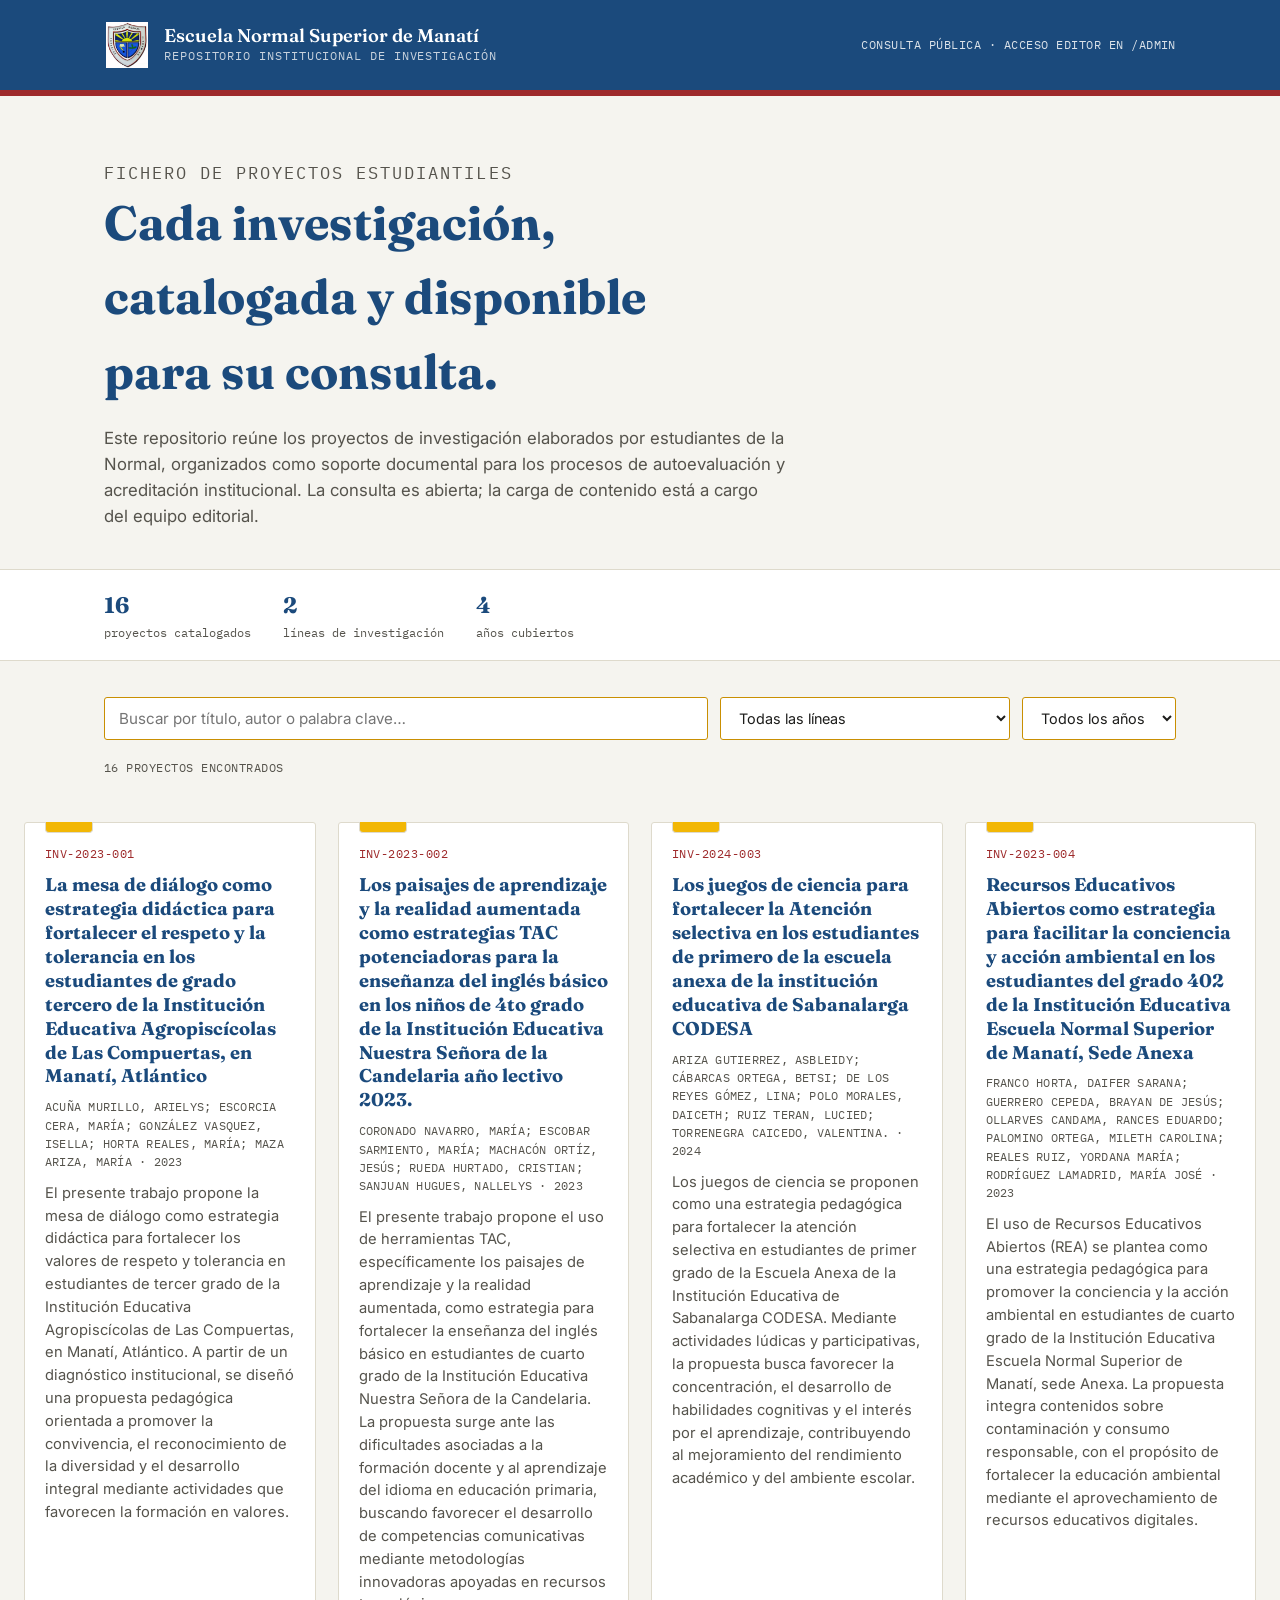
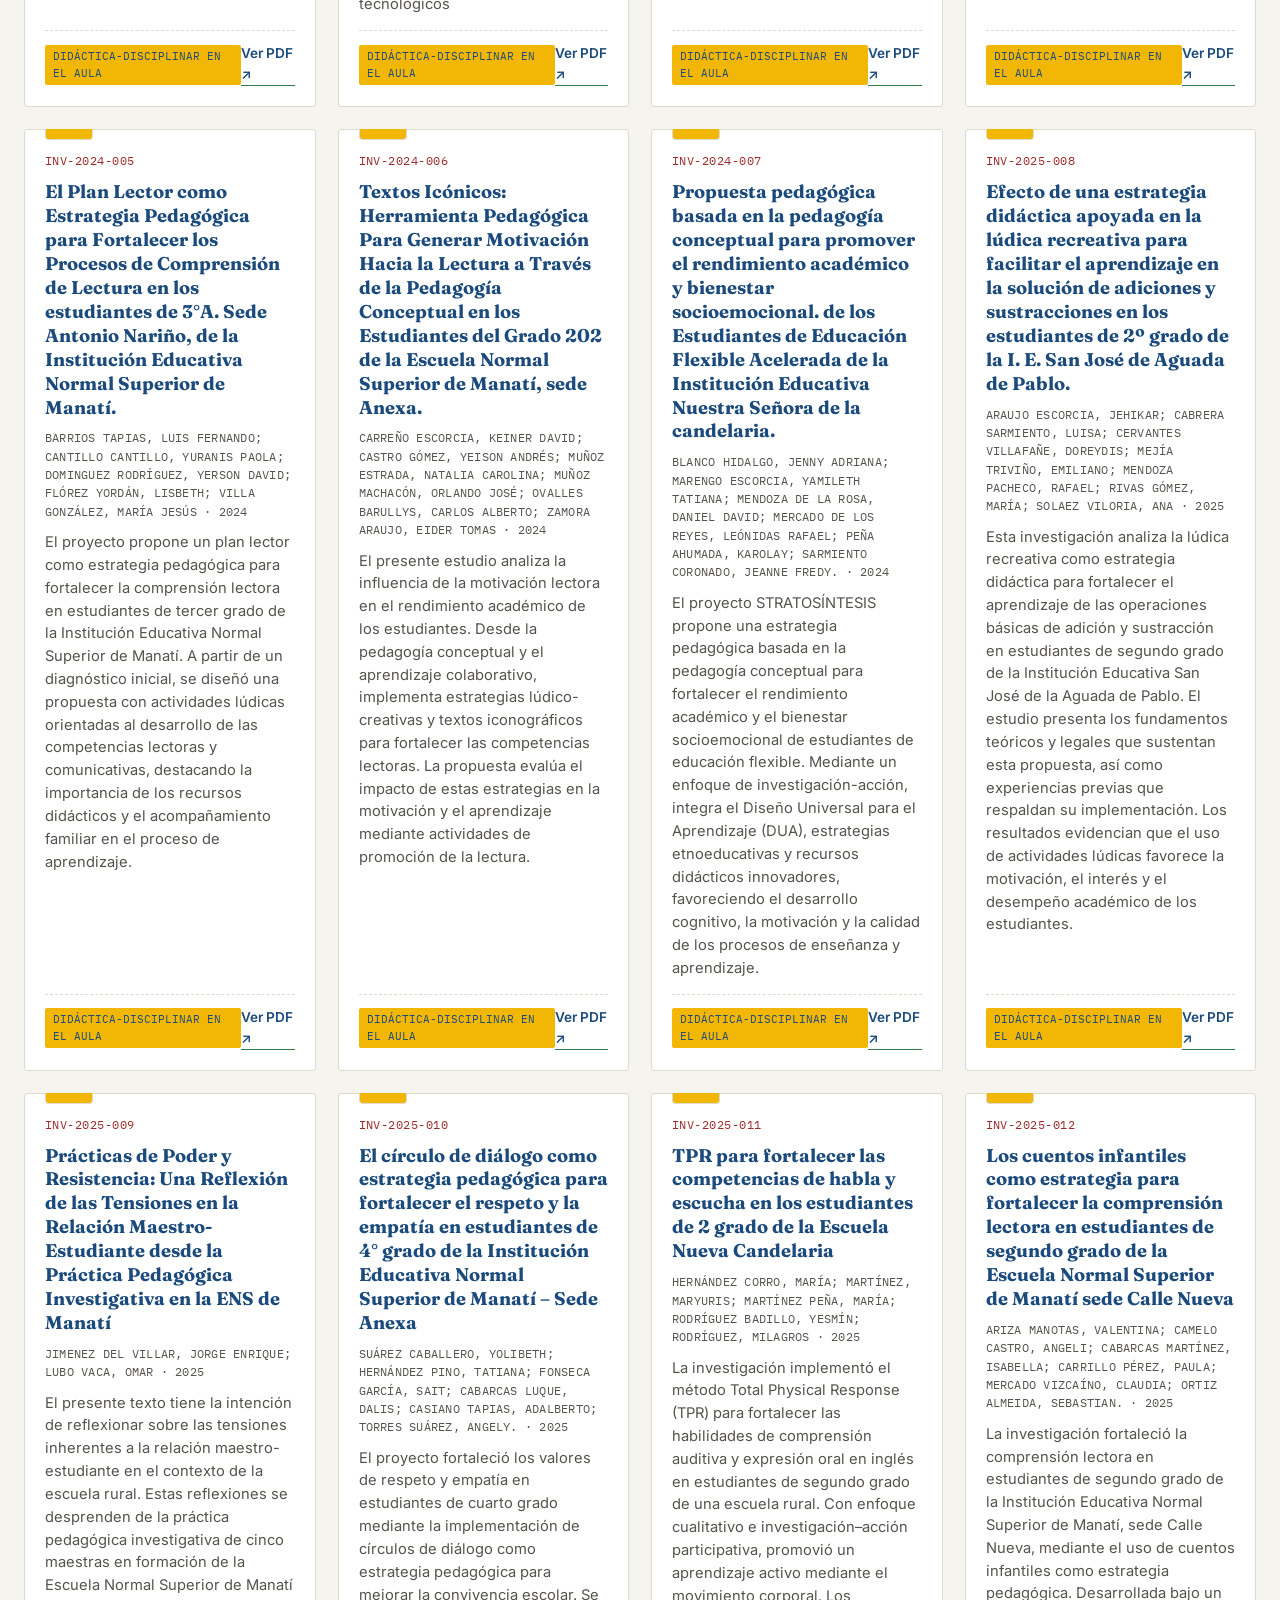
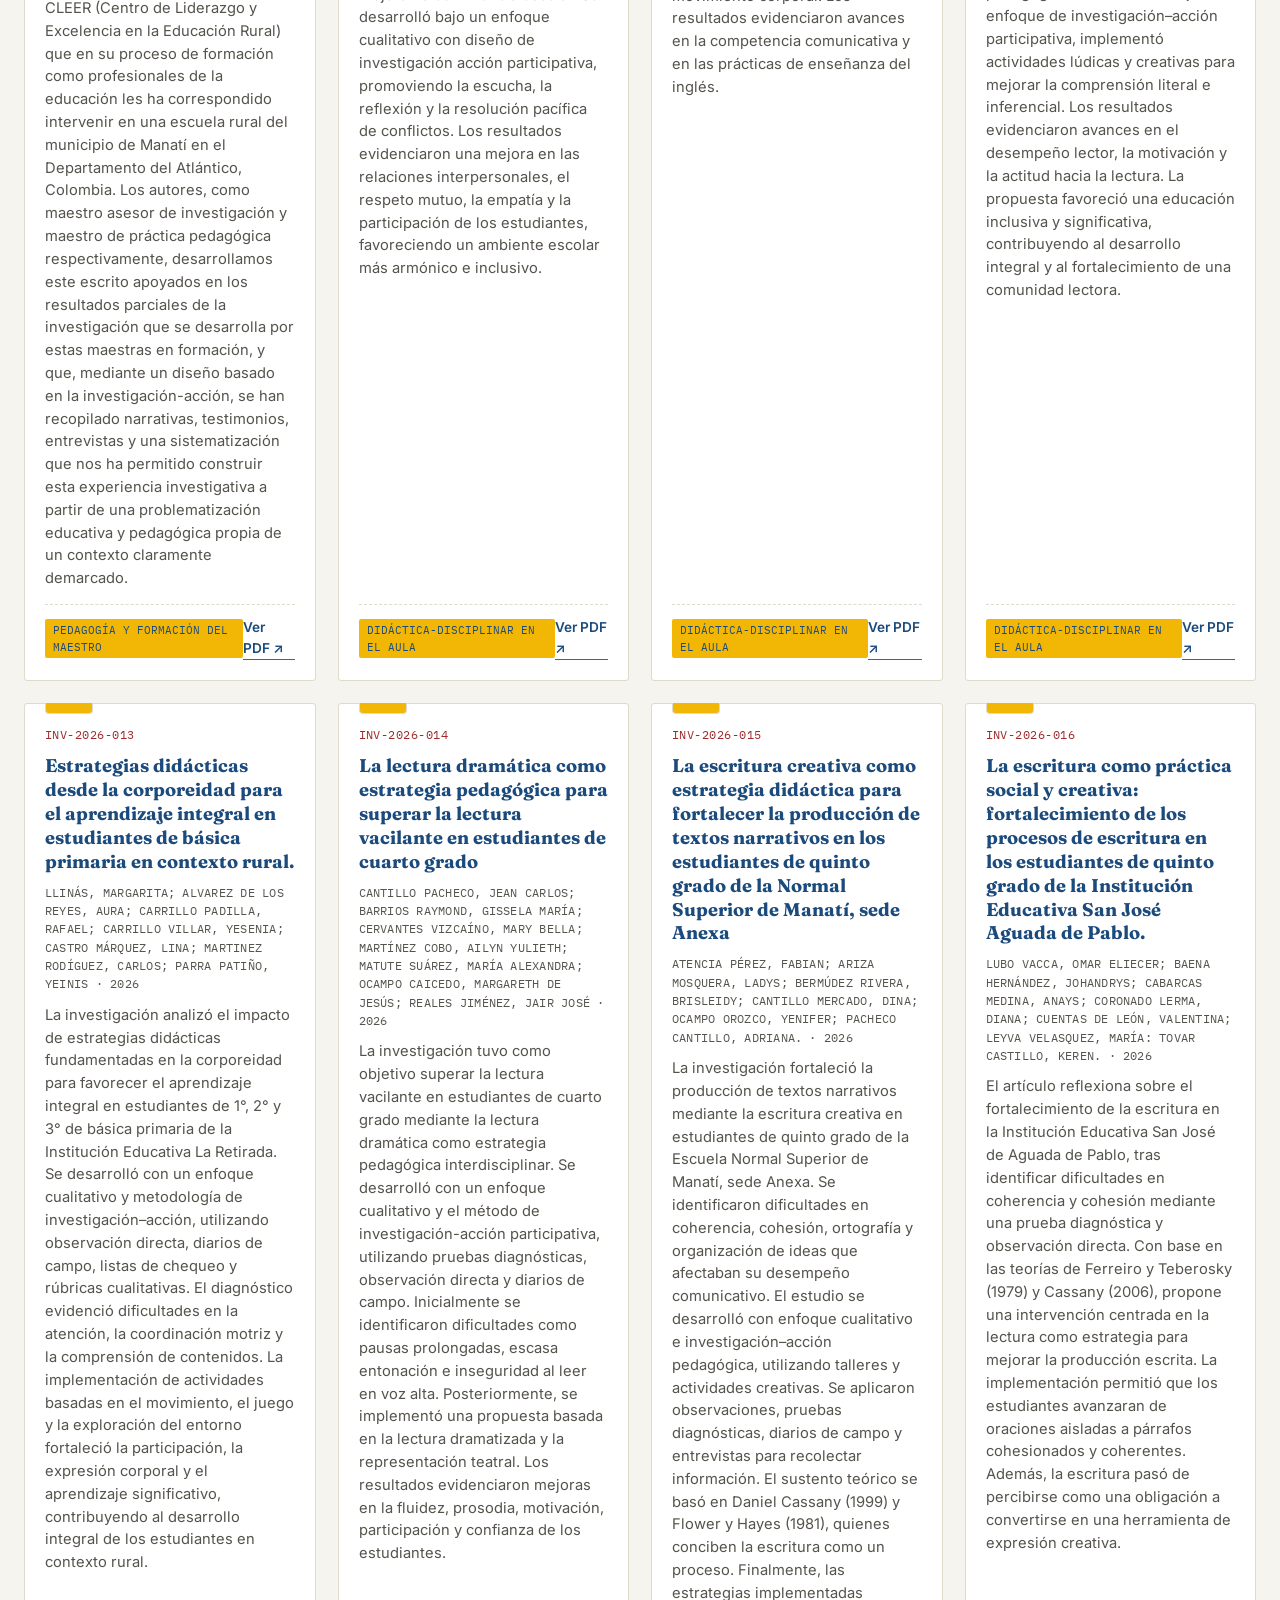
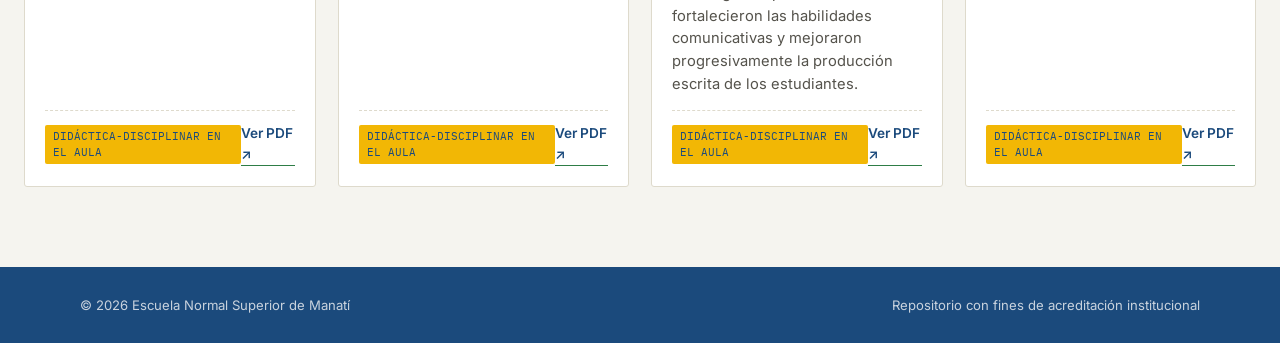
<file: index.html>
<!DOCTYPE html>
<html lang="es">
<head>
<meta charset="UTF-8">
<meta name="viewport" content="width=device-width, initial-scale=1.0">
<title>Repositorio de Investigación · Escuela Normal Superior de Manatí</title>
<meta name="description" content="Repositorio institucional de proyectos de investigación de estudiantes de la Escuela Normal Superior de Manatí.">
<link rel="icon" href="img/escudo.png">
<link rel="stylesheet" href="css/estilos.css">
</head>
<body>

<header class="masthead">
  <div class="masthead-inner">
    <div class="masthead-id">
      <img class="masthead-crest" src="img/escudo.png" alt="Escudo de la Escuela Normal Superior de Manatí">
      <div>
        <div class="masthead-name">Escuela Normal Superior de Manatí</div>
        <div class="masthead-tag">Repositorio institucional de investigación</div>
      </div>
    </div>
    <nav class="masthead-nav">Consulta pública · Acceso editor en /admin</nav>
  </div>
</header>

<section class="hero">
  <div class="container">
    <p class="hero-eyebrow">Fichero de proyectos estudiantiles</p>
    <h1>Cada investigación, catalogada y disponible para su consulta.</h1>
    <p>Este repositorio reúne los proyectos de investigación elaborados por estudiantes de la Normal, organizados como soporte documental para los procesos de autoevaluación y acreditación institucional. La consulta es abierta; la carga de contenido está a cargo del equipo editorial.</p>
  </div>
</section>

<section class="accred-strip">
  <div class="accred-inner">
    <div class="accred-item"><strong id="conteo-total">0</strong>proyectos catalogados</div>
    <div class="accred-item"><strong id="conteo-lineas">0</strong>líneas de investigación</div>
    <div class="accred-item"><strong id="conteo-anios">0</strong>años cubiertos</div>
  </div>
</section>

<section class="buscador container">
  <div class="buscador-row">
    <input type="search" id="buscar" placeholder="Buscar por título, autor o palabra clave…" aria-label="Buscar proyectos">
    <select id="filtro-linea" aria-label="Filtrar por línea de investigación">
      <option value="">Todas las líneas</option>
    </select>
    <select id="filtro-anio" aria-label="Filtrar por año">
      <option value="">Todos los años</option>
    </select>
  </div>
  <p class="resultado-conteo" id="resultado-conteo">Cargando fichero…</p>
</section>

<main class="fichero" id="fichero">
  <!-- las fichas se insertan aquí por JavaScript -->
</main>

<footer class="pie">
  <div class="pie-inner">
    <span>© <span id="anio-actual"></span> Escuela Normal Superior de Manatí</span>
    <span>Repositorio con fines de acreditación institucional</span>
  </div>
</footer>

<script>
document.getElementById('anio-actual').textContent = new Date().getFullYear();

const el = {
  fichero: document.getElementById('fichero'),
  buscar: document.getElementById('buscar'),
  linea: document.getElementById('filtro-linea'),
  anio: document.getElementById('filtro-anio'),
  conteo: document.getElementById('resultado-conteo'),
  total: document.getElementById('conteo-total'),
  totalLineas: document.getElementById('conteo-lineas'),
  totalAnios: document.getElementById('conteo-anios'),
};

let fichas = [];

function escapeHtml(str){
  return String(str || '').replace(/[&<>"']/g, s => ({'&':'&amp;','<':'&lt;','>':'&gt;','"':'&quot;',"'":'&#39;'}[s]));
}

function codigo(f, i){
  const anio = f.anio || '----';
  return 'INV-' + anio + '-' + String(i + 1).padStart(3, '0');
}

function render(){
  const q = el.buscar.value.trim().toLowerCase();
  const lineaSel = el.linea.value;
  const anioSel = el.anio.value;

  const filtradas = fichas.filter((f, i) => {
    const texto = (f.titulo + ' ' + f.autor + ' ' + (f.resumen||'')).toLowerCase();
    if (q && !texto.includes(q)) return false;
    if (lineaSel && f.linea !== lineaSel) return false;
    if (anioSel && String(f.anio) !== anioSel) return false;
    return true;
  });

  el.conteo.textContent = filtradas.length + (filtradas.length === 1 ? ' proyecto encontrado' : ' proyectos encontrados');

  if (filtradas.length === 0){
    el.fichero.innerHTML = '<div class="vacio">No se encontraron proyectos con esos criterios.</div>';
    return;
  }

  el.fichero.innerHTML = filtradas.map((f) => {
    const idxOriginal = fichas.indexOf(f);
    return `
      <article class="ficha">
        <div class="ficha-codigo">${codigo(f, idxOriginal)}</div>
        <h3>${escapeHtml(f.titulo)}</h3>
        <div class="ficha-meta">${escapeHtml(f.autor)} · ${escapeHtml(f.anio || 's.f.')}</div>
        <p class="ficha-resumen">${escapeHtml(f.resumen)}</p>
        <div class="ficha-footer">
          <span class="ficha-linea">${escapeHtml(f.linea || 'Sin línea')}</span>
          ${f.pdf ? `<a class="ficha-pdf" href="${escapeHtml(f.pdf)}" target="_blank" rel="noopener">Ver PDF ↗</a>` : ''}
        </div>
      </article>
    `;
  }).join('');
}

function poblarFiltros(){
  const lineas = [...new Set(fichas.map(f => f.linea).filter(Boolean))].sort();
  const anios = [...new Set(fichas.map(f => f.anio).filter(Boolean))].sort().reverse();

  el.linea.innerHTML = '<option value="">Todas las líneas</option>' +
    lineas.map(l => `<option value="${escapeHtml(l)}">${escapeHtml(l)}</option>`).join('');
  el.anio.innerHTML = '<option value="">Todos los años</option>' +
    anios.map(a => `<option value="${escapeHtml(a)}">${escapeHtml(a)}</option>`).join('');

  el.total.textContent = fichas.length;
  el.totalLineas.textContent = lineas.length;
  el.totalAnios.textContent = anios.length;
}

fetch('content/fichas.json?v=' + Date.now(), { cache: 'no-store' })
  .then(r => r.json())
  .then(data => {
    fichas = (data.fichas || []).slice().reverse(); // más recientes primero
    poblarFiltros();
    render();
  })
  .catch(() => {
    el.conteo.textContent = 'No fue posible cargar el fichero.';
    el.fichero.innerHTML = '<div class="vacio">Aún no hay proyectos publicados.</div>';
  });

el.buscar.addEventListener('input', render);
el.linea.addEventListener('change', render);
el.anio.addEventListener('change', render);
</script>

</body>
</html>
</file>
<file: css/estilos.css>
/* ============================================================
   Repositorio de Investigación — Escuela Normal Superior de Manatí
   Sistema visual: "fichero institucional"
   ============================================================ */

@import url('https://fonts.googleapis.com/css2?family=Fraunces:opsz,wght@9..144,400;9..144,600;9..144,700&family=Inter:wght@400;500;600&family=IBM+Plex+Mono:wght@500;600&display=swap');

:root{
  /* Paleta tomada del escudo: azul del blasón, sol dorado, borde rojo, hoja verde */
  --ink:        #1B4A7C;   /* azul del escudo */
  --ink-soft:   #2C6094;
  --kraft:      #F2B705;   /* dorado del sol */
  --kraft-dark: #C98F02;
  --brass:      #9E2A2B;   /* rojo del borde/sello */
  --paper:      #F5F4EF;   /* blanco plateado, como el filo del escudo */
  --card:       #FFFFFF;
  --text:       #1D1D1B;
  --text-soft:  #55534C;
  --line:       #DEDACC;
  --ok:         #2E7D46;   /* verde de la hoja */

  --serif: 'Fraunces', Georgia, serif;
  --sans:  'Inter', -apple-system, sans-serif;
  --mono:  'IBM Plex Mono', 'Courier New', monospace;

  --radius: 3px;
}

*{ box-sizing: border-box; }
html{ scroll-behavior: smooth; }
body{
  margin:0;
  background: var(--paper);
  color: var(--text);
  font-family: var(--sans);
  line-height: 1.55;
}
img{ max-width:100%; display:block; }
a{ color: inherit; }

.container{
  max-width: 1120px;
  margin: 0 auto;
  padding: 0 24px;
}

/* ---------- Header institucional ---------- */
.masthead{
  background: var(--ink);
  color: #fff;
  border-bottom: 6px solid var(--brass);
}
.masthead-inner{
  display:flex;
  align-items:center;
  justify-content:space-between;
  gap:20px;
  padding: 22px 24px;
  max-width: 1120px;
  margin: 0 auto;
  flex-wrap: wrap;
}
.masthead-id{
  display:flex;
  align-items:center;
  gap:14px;
}
.masthead-crest{
  width: 46px; height: 46px;
  object-fit: contain;
  flex-shrink:0;
}
.masthead-name{
  font-family: var(--serif);
  font-size: 1.15rem;
  font-weight:600;
  line-height:1.2;
}
.masthead-tag{
  font-family: var(--mono);
  font-size: 0.72rem;
  letter-spacing: .08em;
  text-transform: uppercase;
  color: #C9D3DE;
}
.masthead-nav{
  font-family: var(--mono);
  font-size: 0.78rem;
  letter-spacing:.04em;
  text-transform: uppercase;
  color: #DCE3EA;
}

/* ---------- Hero ---------- */
.hero{
  padding: 64px 24px 40px;
  border-bottom: 1px solid var(--line);
}
.hero-eyebrow{
  font-family: var(--mono);
  font-size: 0.75rem;
  letter-spacing: .12em;
  text-transform: uppercase;
  color: var(--brass);
  margin: 0 0 14px;
}
.hero h1{
  font-family: var(--serif);
  font-size: clamp(2rem, 4vw, 3rem);
  font-weight: 700;
  margin: 0 0 16px;
  max-width: 18ch;
  color: var(--ink);
}
.hero p{
  max-width: 62ch;
  color: var(--text-soft);
  font-size: 1.05rem;
  margin: 0;
}

/* ---------- Barra de acreditación ---------- */
.accred-strip{
  background: var(--card);
  border-bottom: 1px solid var(--line);
}
.accred-inner{
  display:flex;
  gap: 32px;
  flex-wrap: wrap;
  padding: 18px 24px;
  max-width: 1120px;
  margin: 0 auto;
}
.accred-item{
  font-family: var(--mono);
  font-size: 0.78rem;
  color: var(--text-soft);
}
.accred-item strong{
  display:block;
  font-family: var(--serif);
  font-size: 1.4rem;
  color: var(--ink);
  font-weight:700;
}

/* ---------- Buscador / filtros ---------- */
.buscador{
  padding: 36px 24px 8px;
}
.buscador-row{
  display:flex;
  gap:12px;
  flex-wrap:wrap;
  margin-bottom: 18px;
}
.buscador input[type="search"]{
  flex: 1 1 260px;
  padding: 11px 14px;
  border: 1px solid var(--kraft-dark);
  border-radius: var(--radius);
  font-family: var(--sans);
  font-size: 0.95rem;
  background: var(--card);
  color: var(--text);
}
.buscador select{
  padding: 11px 14px;
  border: 1px solid var(--kraft-dark);
  border-radius: var(--radius);
  font-family: var(--sans);
  font-size: 0.9rem;
  background: var(--card);
  color: var(--text);
}
.buscador input:focus, .buscador select:focus{
  outline: 2px solid var(--ink);
  outline-offset: 1px;
}
.resultado-conteo{
  font-family: var(--mono);
  font-size: 0.78rem;
  color: var(--text-soft);
  text-transform: uppercase;
  letter-spacing:.04em;
}

/* ---------- Grilla de fichas (elemento firma) ---------- */
.fichero{
  padding: 24px 24px 80px;
  display:grid;
  grid-template-columns: repeat(auto-fill, minmax(280px, 1fr));
  gap: 22px;
}

.ficha{
  position: relative;
  background: var(--card);
  border: 1px solid var(--line);
  border-radius: var(--radius);
  padding: 22px 20px 20px;
  display:flex;
  flex-direction:column;
  gap: 10px;
  transition: transform .15s ease, box-shadow .15s ease;
}
.ficha:hover{
  transform: translateY(-2px);
  box-shadow: 0 8px 18px rgba(22,40,63,0.12);
}
/* muesca superior tipo carpeta de archivo */
.ficha::before{
  content:"";
  position:absolute;
  top:-1px; left: 20px;
  width: 46px; height: 10px;
  background: var(--kraft);
  border: 1px solid var(--line);
  border-top: none;
  border-radius: 0 0 4px 4px;
}
.ficha-codigo{
  font-family: var(--mono);
  font-size: 0.72rem;
  color: var(--brass);
  letter-spacing: .04em;
}
.ficha h3{
  font-family: var(--serif);
  font-size: 1.15rem;
  line-height: 1.3;
  margin: 0;
  color: var(--ink);
}
.ficha-meta{
  font-family: var(--mono);
  font-size: 0.74rem;
  color: var(--text-soft);
  text-transform: uppercase;
  letter-spacing: .02em;
}
.ficha-resumen{
  font-size: 0.92rem;
  color: var(--text-soft);
  margin: 0;
  flex:1;
}
.ficha-footer{
  display:flex;
  align-items:center;
  justify-content:space-between;
  border-top: 1px dashed var(--line);
  padding-top: 12px;
  margin-top: 4px;
}
.ficha-linea{
  font-family: var(--mono);
  font-size: 0.68rem;
  background: var(--kraft);
  color: var(--ink);
  padding: 3px 8px;
  border-radius: 2px;
  text-transform: uppercase;
}
.ficha-pdf{
  font-family: var(--sans);
  font-size: 0.85rem;
  font-weight: 600;
  color: var(--ink);
  text-decoration: none;
  border-bottom: 1px solid var(--ok);
}
.ficha-pdf:hover{ color: var(--ok); }

.vacio{
  grid-column: 1/-1;
  text-align:center;
  padding: 60px 20px;
  color: var(--text-soft);
  font-family: var(--mono);
  font-size: 0.85rem;
}

/* ---------- Footer ---------- */
.pie{
  background: var(--ink);
  color: #C9D3DE;
  padding: 28px 24px;
  font-size: 0.82rem;
}
.pie-inner{
  max-width: 1120px;
  margin: 0 auto;
  display:flex;
  justify-content:space-between;
  flex-wrap:wrap;
  gap:10px;
}

@media (max-width: 560px){
  .hero{ padding: 44px 20px 30px; }
  .fichero{ padding: 20px 16px 60px; }
}
</file>
